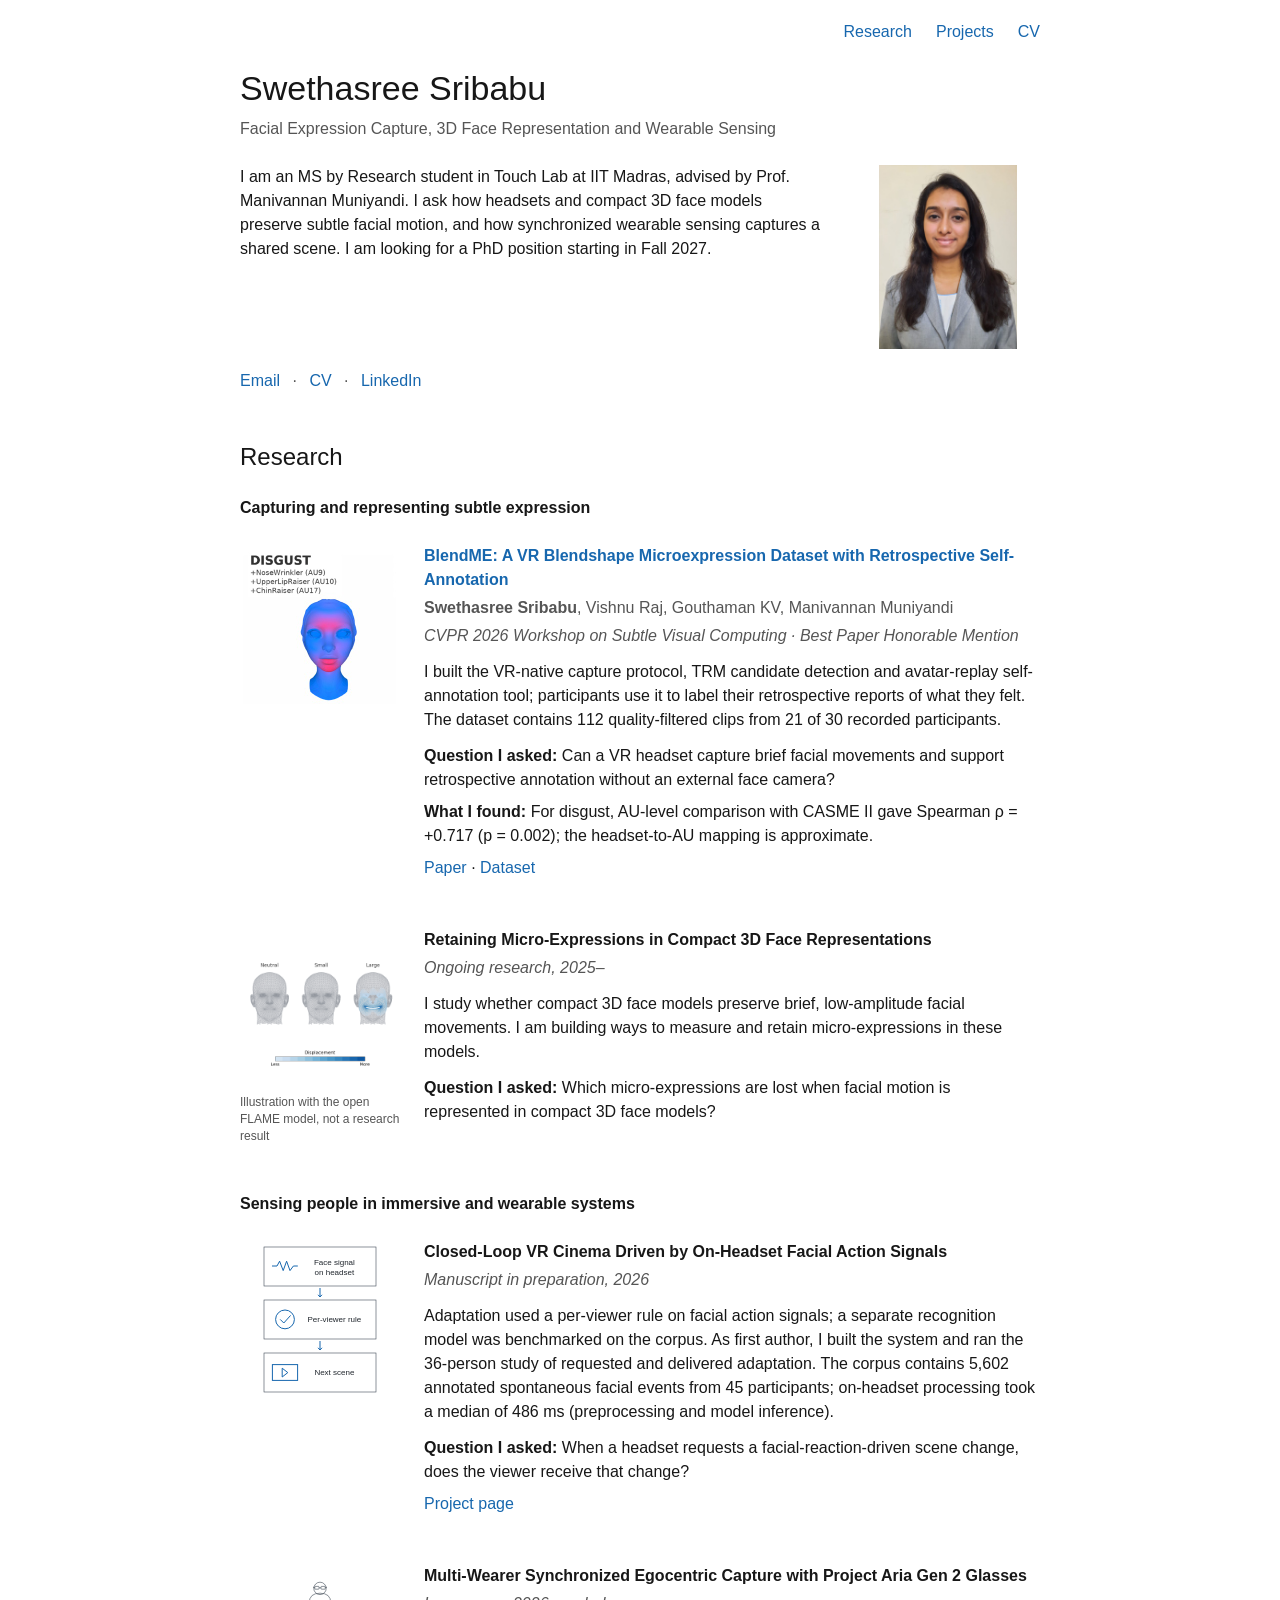
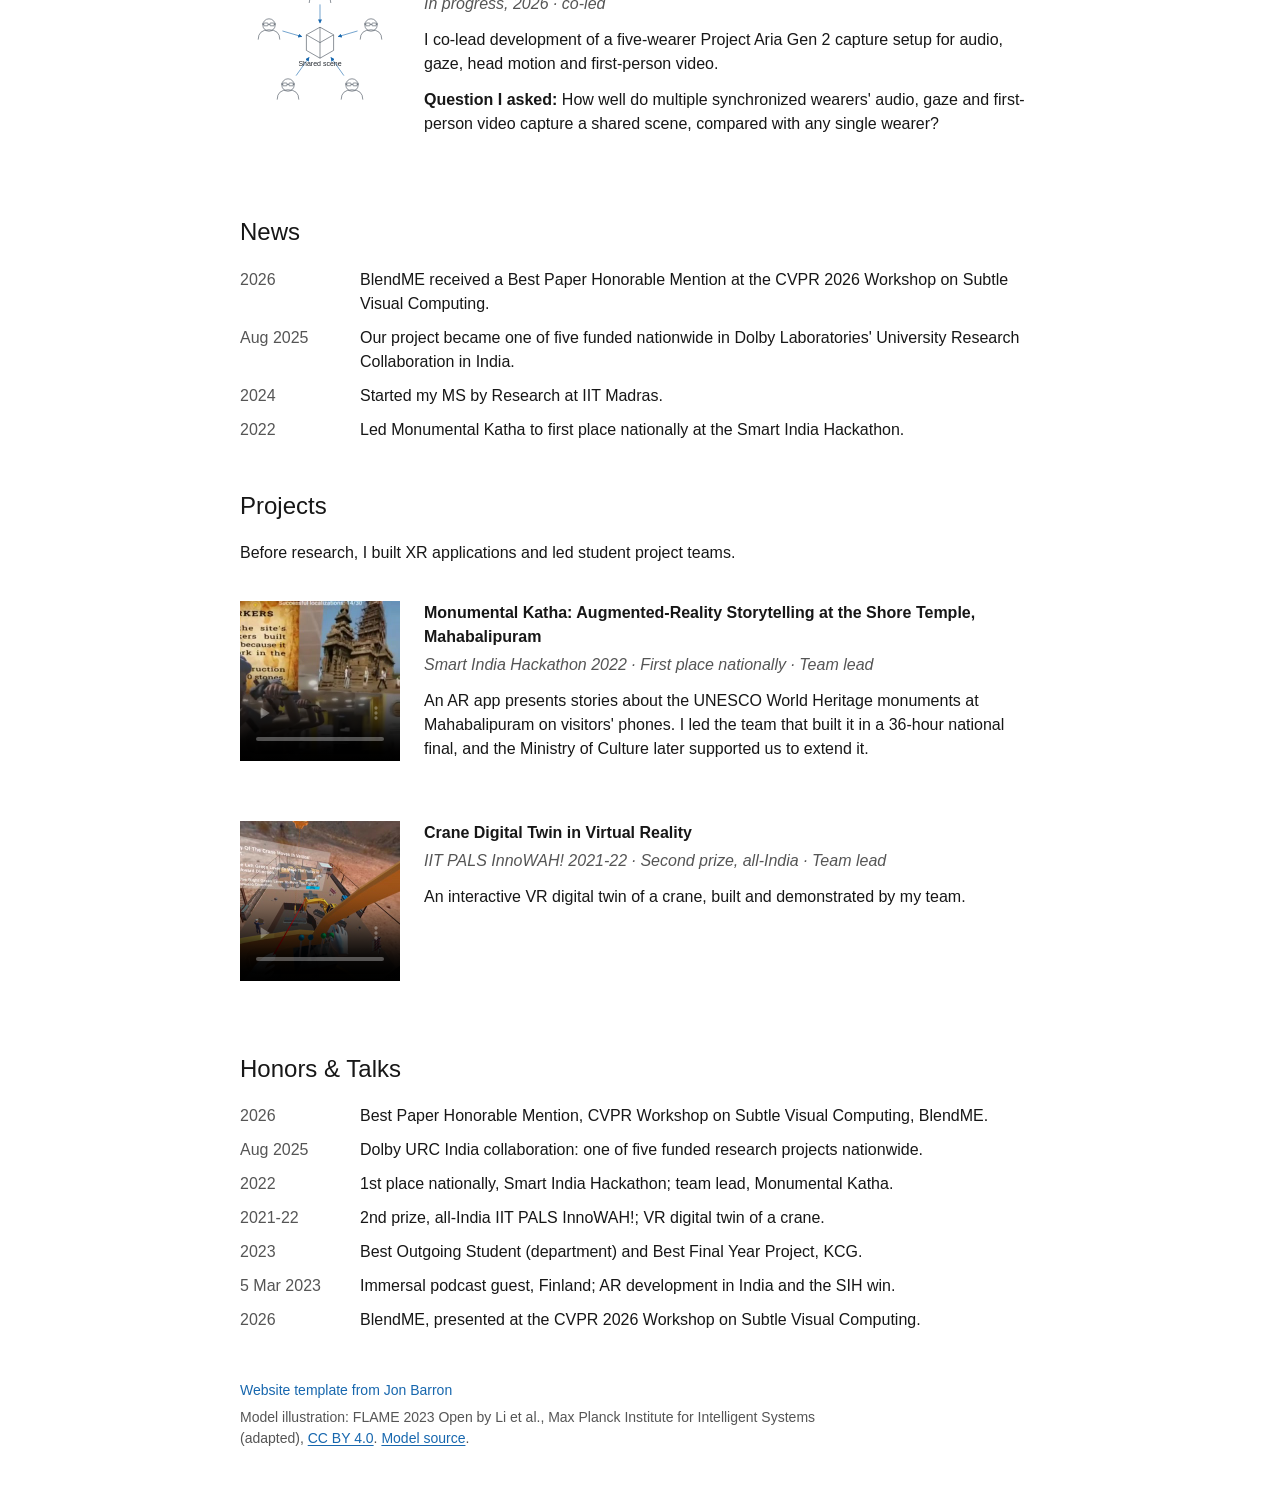
<file: index.html>
<!DOCTYPE html>

<html lang="en"><head><meta charset="utf-8"/><meta content="width=device-width, initial-scale=1" name="viewport"/><meta content="light" name="color-scheme"/><title>Swethasree Sribabu</title><meta content="Swethasree Sribabu, MS by Research at IIT Madras. Digital humans, immersive systems and wearable perception." name="description"/><link href="data:," rel="icon"/><link href="style.css" rel="stylesheet"/></head><body><a class="skip-link" href="#main">Skip to content</a><main class="page" id="main"><nav aria-label="Primary" class="top-nav"><a href="#research">Research</a><a href="#projects">Projects</a><a data-goatcounter-click="cv-download" href="assets/Swethasree_Sribabu_CV.pdf">CV</a></nav><header class="intro"><h1 class="name">Swethasree Sribabu</h1><p class="headline">Facial Expression Capture, 3D Face Representation and Wearable Sensing</p><div class="bio"><p>I am an MS by Research student in Touch Lab at IIT Madras, advised by Prof. Manivannan Muniyandi. I ask how headsets and compact 3D face models preserve subtle facial motion, and how synchronized wearable sensing captures a shared scene. I am looking for a PhD position starting in Fall 2027.</p><div class="bio-photo"><img alt="Swethasree Sribabu" height="220" src="assets/portrait.jpg" width="220"/></div></div><p class="bio-links"><a data-goatcounter-click="email" href="mailto:swethasree.sribabu@gmail.com">Email</a> <span>·</span> <a data-goatcounter-click="cv-download" href="assets/Swethasree_Sribabu_CV.pdf">CV</a> <span>·</span> <a data-goatcounter-click="linkedin" href="https://www.linkedin.com/in/swethasree-s/">LinkedIn</a></p></header>
<section class="section" id="research"><h2 data-read-event="read-research">Research</h2><div class="papers"><h3 class="research-question">Capturing and representing subtle expression</h3><article class="paper" data-work="blendme" id="blendme"><div class="paper-media"><img alt="Disgust activation panel from Figure 3 of the published BlendME paper" height="160" loading="lazy" src="assets/blendme-thumb.jpg" width="160"/></div><div class="paper-info"><a class="papertitle" data-goatcounter-click="blendme-project" href="https://swethasree-sribabu.github.io/BlendME/">BlendME: A VR Blendshape Microexpression Dataset with Retrospective Self-Annotation</a><div class="paper-role"><strong>Swethasree Sribabu</strong>, Vishnu Raj, Gouthaman KV, Manivannan Muniyandi</div><div class="paper-venue"><em>CVPR 2026 Workshop on Subtle Visual Computing · Best Paper Honorable Mention</em></div><p class="paper-desc">I built the VR-native capture protocol, TRM candidate detection and avatar-replay self-annotation tool; participants use it to label their retrospective reports of what they felt. The dataset contains 112 quality-filtered clips from 21 of 30 recorded participants.</p><p class="research-note"><strong>Question I asked:</strong> Can a VR headset capture brief facial movements and support retrospective annotation without an external face camera?</p><p class="research-note"><strong>What I found:</strong> For disgust, AU-level comparison with CASME II gave Spearman ρ = +0.717 (p = 0.002); the headset-to-AU mapping is approximate.</p><div class="paper-links"><a data-goatcounter-click="blendme-paper" href="https://github.com/Swethasree-Sribabu/BlendME/raw/main/BlendME_CVPR_SVC_2026.pdf">Paper</a> · <a data-goatcounter-click="blendme-dataset" href="https://swethasree-sribabu.github.io/BlendME/#dataset">Dataset</a></div></div></article><article class="paper" data-work="face-models" id="face-models"><figure class="paper-media"><img alt="Retaining Micro-Expressions in Compact 3D Face Representations. Generic illustration using only the open FLAME 2023 model: neutral, small and large expressions; not a research result" aria-describedby="flame-caption" height="160" loading="lazy" src="assets/research/face-models.png" width="160"/><figcaption id="flame-caption">Illustration with the open FLAME model, not a research result</figcaption></figure><div class="paper-info"><span class="papertitle">Retaining Micro-Expressions in Compact 3D Face Representations</span><div class="paper-venue"><em>Ongoing research, 2025–</em></div><p class="paper-desc">I study whether compact 3D face models preserve brief, low-amplitude facial movements. I am building ways to measure and retain micro-expressions in these models.</p><p class="research-note"><strong>Question I asked:</strong> Which micro-expressions are lost when facial motion is represented in compact 3D face models?</p></div></article><h3 class="research-question">Sensing people in immersive and wearable systems</h3><article class="paper" data-work="adaptive-cinema" id="adaptive-cinema"><div class="paper-media"><img alt="Closed-Loop VR Cinema Driven by On-Headset Facial Action Signals. Flat schematic: face signal on headset, per-viewer rule, next scene" height="160" loading="lazy" src="assets/research/adaptive-cinema.svg" width="160"/></div><div class="paper-info"><span class="papertitle">Closed-Loop VR Cinema Driven by On-Headset Facial Action Signals</span><div class="paper-venue"><em>Manuscript in preparation, 2026</em></div><p class="paper-desc">Adaptation used a per-viewer rule on facial action signals; a separate recognition model was benchmarked on the corpus. As first author, I built the system and ran the 36-person study of requested and delivered adaptation. The corpus contains 5,602 annotated spontaneous facial events from 45 participants; on-headset processing took a median of 486 ms (preprocessing and model inference).</p><p class="research-note"><strong>Question I asked:</strong> When a headset requests a facial-reaction-driven scene change, does the viewer receive that change?</p><div class="paper-links"><a data-goatcounter-click="project-adaptive-vr-cinema" href="projects/adaptive-vr-cinema/">Project page</a></div></div></article><article class="paper" data-work="aria-capture" id="aria-capture"><div class="paper-media"><img alt="Multi-Wearer Synchronized Egocentric Capture with Project Aria Gen 2 Glasses. Flat schematic of five generic wearers with glasses contributing to a shared scene" height="160" loading="lazy" src="assets/research/aria-capture.svg" width="160"/></div><div class="paper-info"><span class="papertitle">Multi-Wearer Synchronized Egocentric Capture with Project Aria Gen 2 Glasses</span><div class="paper-venue"><em>In progress, 2026 · co-led</em></div><p class="paper-desc">I co-lead development of a five-wearer Project Aria Gen 2 capture setup for audio, gaze, head motion and first-person video.</p><p class="research-note"><strong>Question I asked:</strong> How well do multiple synchronized wearers' audio, gaze and first-person video capture a shared scene, compared with any single wearer?</p></div></article></div></section><section class="section" id="news"><h2>News</h2><ul class="news-list"><li><span>2026</span><div>BlendME received a Best Paper Honorable Mention at the CVPR 2026 Workshop on Subtle Visual Computing.</div></li><li><span>Aug 2025</span><div>Our project became one of five funded nationwide in Dolby Laboratories' University Research Collaboration in India.</div></li><li><span>2024</span><div>Started my MS by Research at IIT Madras.</div></li><li><span>2022</span><div>Led Monumental Katha to first place nationally at the Smart India Hackathon.</div></li></ul></section>
<section class="section" id="projects"><h2 data-read-event="read-projects">Projects</h2><p>Before research, I built XR applications and led student project teams.</p><div class="papers"><article class="paper" data-work="monumental-katha" id="monumental-katha"><div class="paper-media"><video aria-label="Monumental Katha AR prototype, from the supplied project video" autoplay="" class="real-loop" controls="" height="160" loop="" muted="" playsinline="" poster="assets/projects/monumental-katha.jpg" preload="metadata" src="assets/earlier/monumental-katha-loop.mp4" width="160"><img alt="Monumental Katha AR prototype, from the supplied project video" height="160" loading="lazy" src="assets/projects/monumental-katha.jpg" width="160"/></video></div><div class="paper-info"><span class="papertitle">Monumental Katha: Augmented-Reality Storytelling at the Shore Temple, Mahabalipuram</span><div class="paper-venue"><em>Smart India Hackathon 2022 · First place nationally · Team lead</em></div><p class="paper-desc">An AR app presents stories about the UNESCO World Heritage monuments at Mahabalipuram on visitors' phones. I led the team that built it in a 36-hour national final, and the Ministry of Culture later supported us to extend it.</p></div></article><article class="paper" data-work="vr-crane" id="vr-crane"><div class="paper-media"><video aria-label="Virtual crane scene from the supplied Digital Twin project video" autoplay="" class="real-loop" controls="" height="160" loop="" muted="" playsinline="" poster="assets/projects/vr-crane.jpg" preload="metadata" src="assets/earlier/vr-crane-loop.mp4" width="160"><img alt="Virtual crane scene from the supplied Digital Twin project video" height="160" loading="lazy" src="assets/projects/vr-crane.jpg" width="160"/></video></div><div class="paper-info"><span class="papertitle">Crane Digital Twin in Virtual Reality</span><div class="paper-venue"><em>IIT PALS InnoWAH! 2021-22 · Second prize, all-India · Team lead</em></div><p class="paper-desc">An interactive VR digital twin of a crane, built and demonstrated by my team.</p></div></article></div></section>
<section class="section" id="honors"><h2 data-read-event="read-honors">Honors &amp; Talks</h2><ul class="honors-list">
<li><span>2026</span><div>Best Paper Honorable Mention, CVPR Workshop on Subtle Visual Computing, BlendME.</div></li>
<li><span>Aug 2025</span><div>Dolby URC India collaboration: one of five funded research projects nationwide.</div></li>
<li><span>2022</span><div>1st place nationally, Smart India Hackathon; team lead, Monumental Katha.</div></li>
<li><span>2021-22</span><div>2nd prize, all-India IIT PALS InnoWAH!; VR digital twin of a crane.</div></li>
<li><span>2023</span><div>Best Outgoing Student (department) and Best Final Year Project, KCG.</div></li>
<li><span>5 Mar 2023</span><div>Immersal podcast guest, Finland; AR development in India and the SIH win.</div></li><li><span>2026</span><div>BlendME, presented at the CVPR 2026 Workshop on Subtle Visual Computing.</div></li></ul></section><footer class="footer"><p><a data-goatcounter-click="template-source" href="https://github.com/jonbarron/jonbarron_website">Website template from Jon Barron</a></p><p class="model-credit">Model illustration: FLAME 2023 Open by Li et al., Max Planck Institute for Intelligent Systems (adapted), <a data-goatcounter-click="cc-by-4-0" href="https://creativecommons.org/licenses/by/4.0/">CC BY 4.0</a>. <a data-goatcounter-click="model-source" href="https://flame.is.tue.mpg.de/">Model source</a>.</p></footer></main><script defer="" src="site-analytics.js"></script><script data-goatcounter="https://swethasree.goatcounter.com/count" async src="https://gc.zgo.at/count.js"></script>
</body></html>
</file>
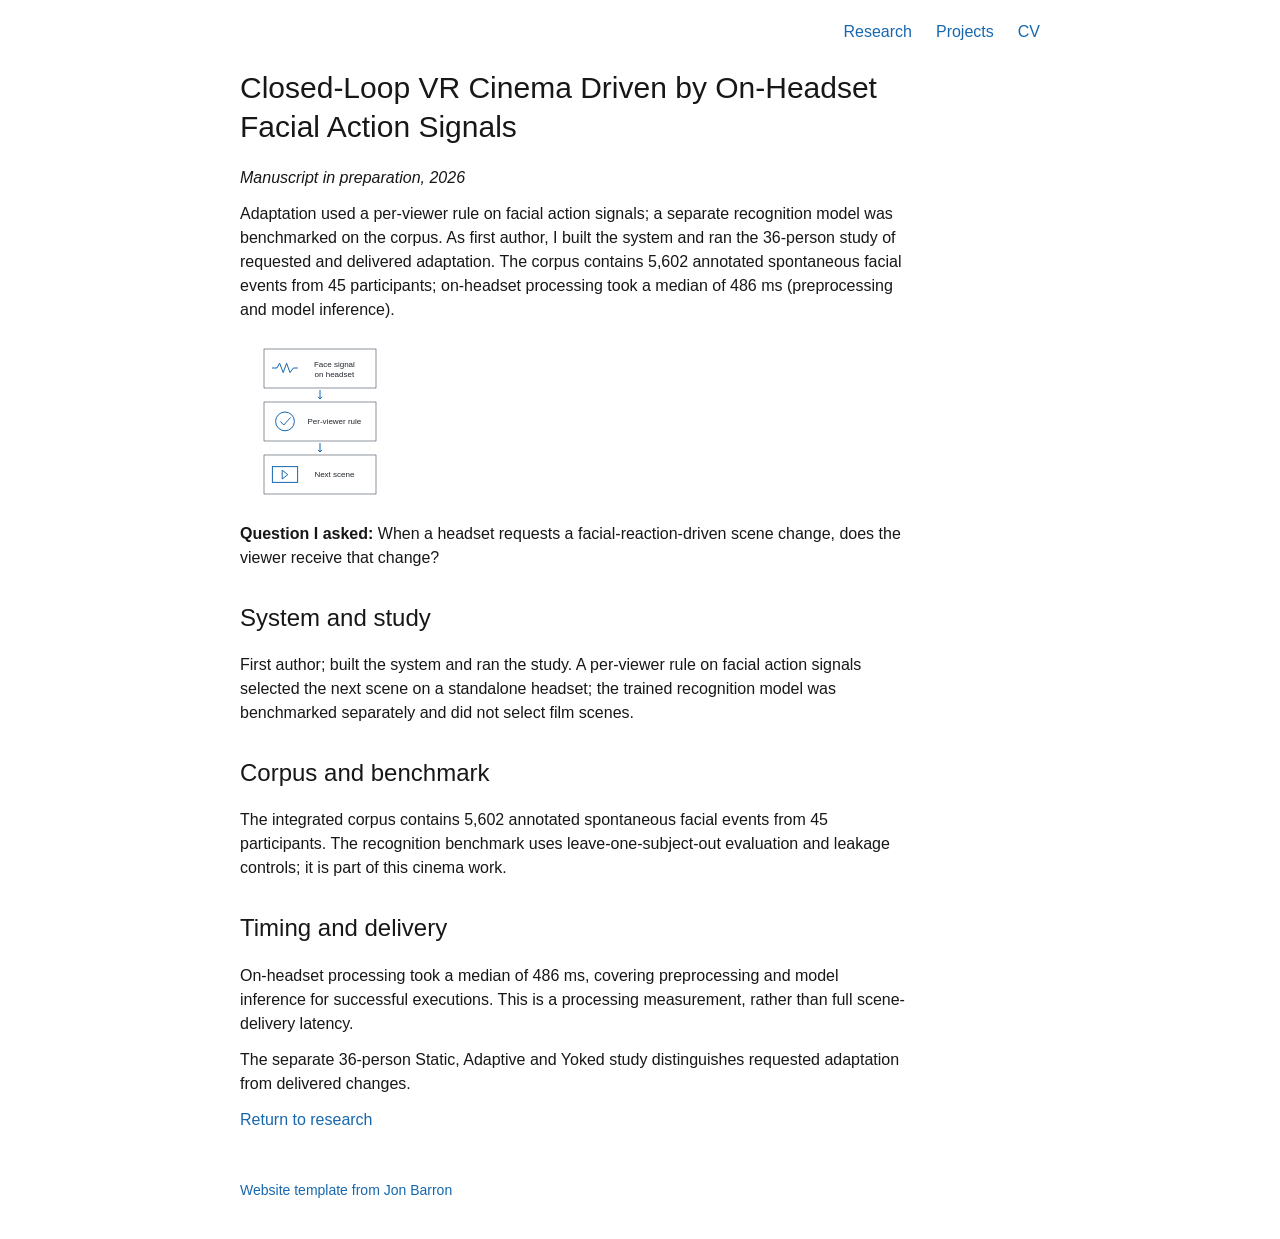
<file: projects/adaptive-vr-cinema/index.html>
<!DOCTYPE html>

<html lang="en"><head><meta charset="utf-8"/><meta content="width=device-width, initial-scale=1" name="viewport"/><meta content="light" name="color-scheme"/><title>Closed-Loop VR Cinema Driven by On-Headset Facial Action Signals | Swethasree Sribabu</title><meta content="On-headset adaptive VR cinema; manuscript in preparation." name="description"/><link href="data:," rel="icon"/><link href="../../style.css" rel="stylesheet"/></head><body><a class="skip-link" data-goatcounter-click="project-adaptive-vr-cinema" href="#main">Skip to content</a><main class="page" id="main"><nav aria-label="Primary" class="top-nav"><a href="../../#research">Research</a><a href="../../#projects">Projects</a><a data-goatcounter-click="cv-download" href="../../assets/Swethasree_Sribabu_CV.pdf">CV</a></nav><div class="project-page"><h1 data-read-event="open-project-adaptive-vr-cinema">Closed-Loop VR Cinema Driven by On-Headset Facial Action Signals</h1><p><em>Manuscript in preparation, 2026</em></p><p>Adaptation used a per-viewer rule on facial action signals; a separate recognition model was benchmarked on the corpus. As first author, I built the system and ran the 36-person study of requested and delivered adaptation. The corpus contains 5,602 annotated spontaneous facial events from 45 participants; on-headset processing took a median of 486 ms (preprocessing and model inference).</p><figure class="project-thumbnail"><img alt="Closed-Loop VR Cinema Driven by On-Headset Facial Action Signals. Rule-based adaptation schematic." height="160" src="../../assets/research/adaptive-cinema.svg" width="160"/></figure><p class="research-note"><strong>Question I asked:</strong> When a headset requests a facial-reaction-driven scene change, does the viewer receive that change?</p><h2>System and study</h2><p>First author; built the system and ran the study. A per-viewer rule on facial action signals selected the next scene on a standalone headset; the trained recognition model was benchmarked separately and did not select film scenes.</p><h2>Corpus and benchmark</h2><p>The integrated corpus contains 5,602 annotated spontaneous facial events from 45 participants. The recognition benchmark uses leave-one-subject-out evaluation and leakage controls; it is part of this cinema work.</p><h2>Timing and delivery</h2><p>On-headset processing took a median of 486 ms, covering preprocessing and model inference for successful executions. This is a processing measurement, rather than full scene-delivery latency.</p><p>The separate 36-person Static, Adaptive and Yoked study distinguishes requested adaptation from delivered changes.</p><p><a data-goatcounter-click="return-research" href="../../index.html#research">Return to research</a></p></div><footer class="footer"><p><a data-goatcounter-click="template-source" href="https://github.com/jonbarron/jonbarron_website">Website template from Jon Barron</a></p></footer></main><script defer="" src="../../site-analytics.js"></script><script data-goatcounter="https://swethasree.goatcounter.com/count" async src="https://gc.zgo.at/count.js"></script>
</body></html>
</file>
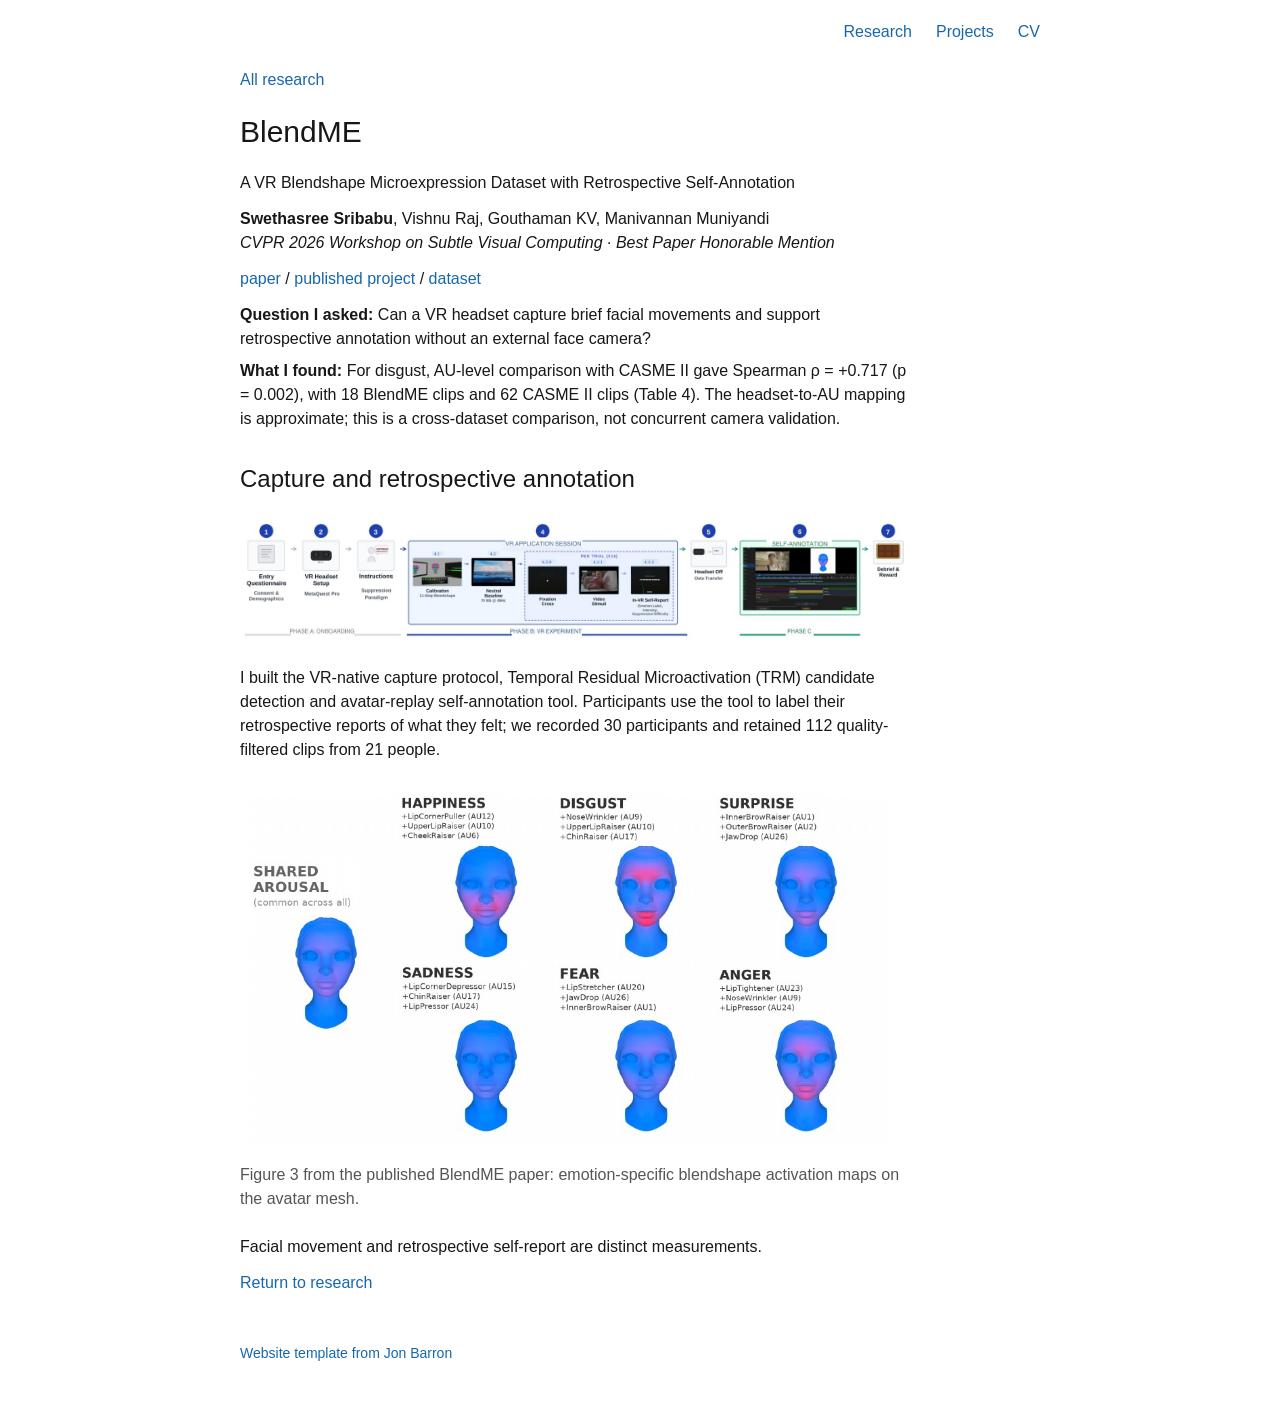
<file: projects/blendme/index.html>
<!DOCTYPE html>

<html lang="en"><head><meta charset="utf-8"/><meta content="width=device-width, initial-scale=1" name="viewport"/><meta content="light" name="color-scheme"/><title>BlendME | Swethasree Sribabu</title><meta content="Published BlendME dataset and annotation research." name="description"/><link href="data:," rel="icon"/><link href="../../style.css" rel="stylesheet"/></head><body><a class="skip-link" data-goatcounter-click="project-blendme" href="#main">Skip to content</a><main class="page" id="main"><nav aria-label="Primary" class="top-nav"><a href="../../#research">Research</a><a href="../../#projects">Projects</a><a data-goatcounter-click="cv-download" href="../../assets/Swethasree_Sribabu_CV.pdf">CV</a></nav><div class="project-page"><p><a href="../../index.html#research">All research</a></p><h1 data-read-event="open-project-blendme">BlendME</h1><p class="project-subtitle">A VR Blendshape Microexpression Dataset with Retrospective Self-Annotation</p><p><strong>Swethasree Sribabu</strong>, Vishnu Raj, Gouthaman KV, Manivannan Muniyandi<br/><em>CVPR 2026 Workshop on Subtle Visual Computing · Best Paper Honorable Mention</em></p><p><a data-goatcounter-click="blendme-paper" href="https://github.com/Swethasree-Sribabu/BlendME/raw/main/BlendME_CVPR_SVC_2026.pdf">paper</a> / <a data-goatcounter-click="blendme-project" href="https://swethasree-sribabu.github.io/BlendME/">published project</a> / <a data-goatcounter-click="blendme-dataset" href="https://swethasree-sribabu.github.io/BlendME/#dataset">dataset</a></p><p class="research-note"><strong>Question I asked:</strong> Can a VR headset capture brief facial movements and support retrospective annotation without an external face camera?</p><p class="research-note"><strong>What I found:</strong> For disgust, AU-level comparison with CASME II gave Spearman ρ = +0.717 (p = 0.002), with 18 BlendME clips and 62 CASME II clips (Table 4). The headset-to-AU mapping is approximate; this is a cross-dataset comparison, not concurrent camera validation.</p><h2>Capture and retrospective annotation</h2><figure><img alt="Published BlendME Figure 1: end-to-end headset capture and retrospective self-annotation pipeline" height="296" src="../../assets/blendme-pipeline.jpg" width="1600"/></figure><p>I built the VR-native capture protocol, Temporal Residual Microactivation (TRM) candidate detection and avatar-replay self-annotation tool. Participants use the tool to label their retrospective reports of what they felt; we recorded 30 participants and retained 112 quality-filtered clips from 21 people.</p><figure><img alt="Emotion-specific facial-activation maps from published BlendME Figure 3" height="540" src="../../assets/blendme-figure3.jpg" width="986"/><figcaption>Figure 3 from the published BlendME paper: emotion-specific blendshape activation maps on the avatar mesh.</figcaption></figure><p>Facial movement and retrospective self-report are distinct measurements.</p><p><a href="../../index.html#research">Return to research</a></p></div><footer class="footer"><p><a data-goatcounter-click="template-source" href="https://github.com/jonbarron/jonbarron_website">Website template from Jon Barron</a></p></footer></main><script defer="" src="../../site-analytics.js"></script><script data-goatcounter="https://swethasree.goatcounter.com/count" async src="https://gc.zgo.at/count.js"></script>
</body></html>
</file>
<file: style.css>
/* Academic structure adapted from Jon Barron's reusable website template. */
* { box-sizing:border-box; }
html { -webkit-text-size-adjust:100%; text-size-adjust:100%; scroll-padding-top:24px; }
body { margin:0; background:#fff; color:#171717; font:16px/1.5 Arial,Helvetica,sans-serif; }
a { color:#1767ae; text-decoration:none; }
a:hover { text-decoration:underline; }
a:focus-visible { outline:2px solid #1767ae; outline-offset:4px; }
img { display:block; max-width:100%; }
p { margin:12px 0; }
h1,h2 { font-weight:400; }
h2 { font-size:24px; line-height:1.3; margin:0 0 20px; }
.page { width:100%; max-width:840px; margin:0 auto; padding:20px 20px 32px; }
.top-nav { display:flex; gap:24px; justify-content:flex-end; margin-bottom:24px; }
.skip-link { position:fixed; top:-100px; left:12px; background:#fff; border:2px solid #1767ae; padding:8px; z-index:10; }
.skip-link:focus { top:8px; }
.name { font-size:34px; line-height:1.2; margin:0 0 8px; }
.headline { margin:0 0 24px; color:#555; }
.bio { display:flex; gap:32px; align-items:flex-start; }
.bio > p { flex:1; min-width:0; margin:0; max-width:75ch; }
.bio-photo { flex:0 0 184px; }
.bio-photo img { width:184px; height:184px; object-fit:contain; object-position:center; border-radius:0; }
.bio-links { margin-top:20px; }
.bio-links span { padding:0 8px; color:#555; }
.section { margin-top:48px; }
.section > p { max-width:75ch; }
.news-list,.honors-list { list-style:none; padding:0; margin:0; }
.news-list li,.honors-list li { display:grid; grid-template-columns:104px minmax(0,1fr); gap:16px; margin:10px 0; }
.news-list li > span,.honors-list li > span { color:#555; white-space:nowrap; }
.papers { margin-top:8px; }
.paper { display:flex; align-items:flex-start; gap:24px; padding:24px 0; }
.paper-media { width:160px; flex:0 0 160px; }
.paper-media img,.paper-media video { width:160px; height:160px; object-fit:cover; }
.status-square { width:160px; height:160px; background:#f1f1f1; color:#555; display:flex; align-items:center; justify-content:center; text-align:center; padding:16px; }
.status-square span { font-size:14px; line-height:1.5; letter-spacing:.6px; text-transform:uppercase; }
.paper-info { min-width:0; max-width:75ch; }
.papertitle { font-weight:700; }
.paper-role,.paper-venue { color:#555; margin-top:4px; }
.paper-desc { margin:12px 0; }
.paper-links { margin-top:8px; }
.footer { margin-top:48px; font-size:14px; color:#555; }
.footer p { margin:6px 0; }
.project-page { max-width:75ch; }
.project-page h1 { font-size:30px; line-height:1.3; margin:20px 0; }
.project-page h2 { margin-top:32px; }
.project-page figure { margin:24px 0; }
.project-page figure img { width:100%; height:auto; }
figcaption { color:#555; margin-top:12px; }
@media(max-width:640px) {
 .page { padding:16px 20px 28px; }
 .top-nav { justify-content:flex-start; margin-bottom:28px; }
 .name { font-size:32px; }
 .headline { max-width:30ch; }
 .bio { flex-direction:column; gap:20px; }
 .bio-photo { flex-basis:auto; }
 .bio-photo img { width:144px; height:144px; }
 .bio-links span { padding:0 5px; }
 .section { margin-top:40px; }
 .paper { flex-direction:column; gap:16px; padding:24px 0; }
 .paper-media { flex-basis:auto; }
 .news-list li,.honors-list li { grid-template-columns:94px minmax(0,1fr); gap:12px; }
 .project-page h1 { font-size:28px; }
}
@media(max-width:350px) {
 .page { padding-inline:16px; }
 .name { font-size:30px; }
 .bio-links span { padding:0 3px; }
 .news-list li,.honors-list li { grid-template-columns:84px minmax(0,1fr); gap:10px; }
}

.research-question { font-size:16px; font-weight:600; line-height:1.5; margin:24px 0 0; }
.paper-media video { display:block; background:#f1f1f1; }

.paper-media img { object-fit:contain; }
.model-credit { max-width:75ch; }

.project-page figure img { max-height:480px; object-fit:contain; }

.model-credit a { text-decoration:underline; text-underline-offset:2px; }

.paper-media { margin:0; }
.paper-media figcaption { font-size:12px; line-height:1.4; margin:6px 0 0; }
.project-page .project-thumbnail { width:160px; margin:20px 0; }
.project-page .project-thumbnail img { width:160px; height:160px; }

.research-note { margin:8px 0; }
</file>
